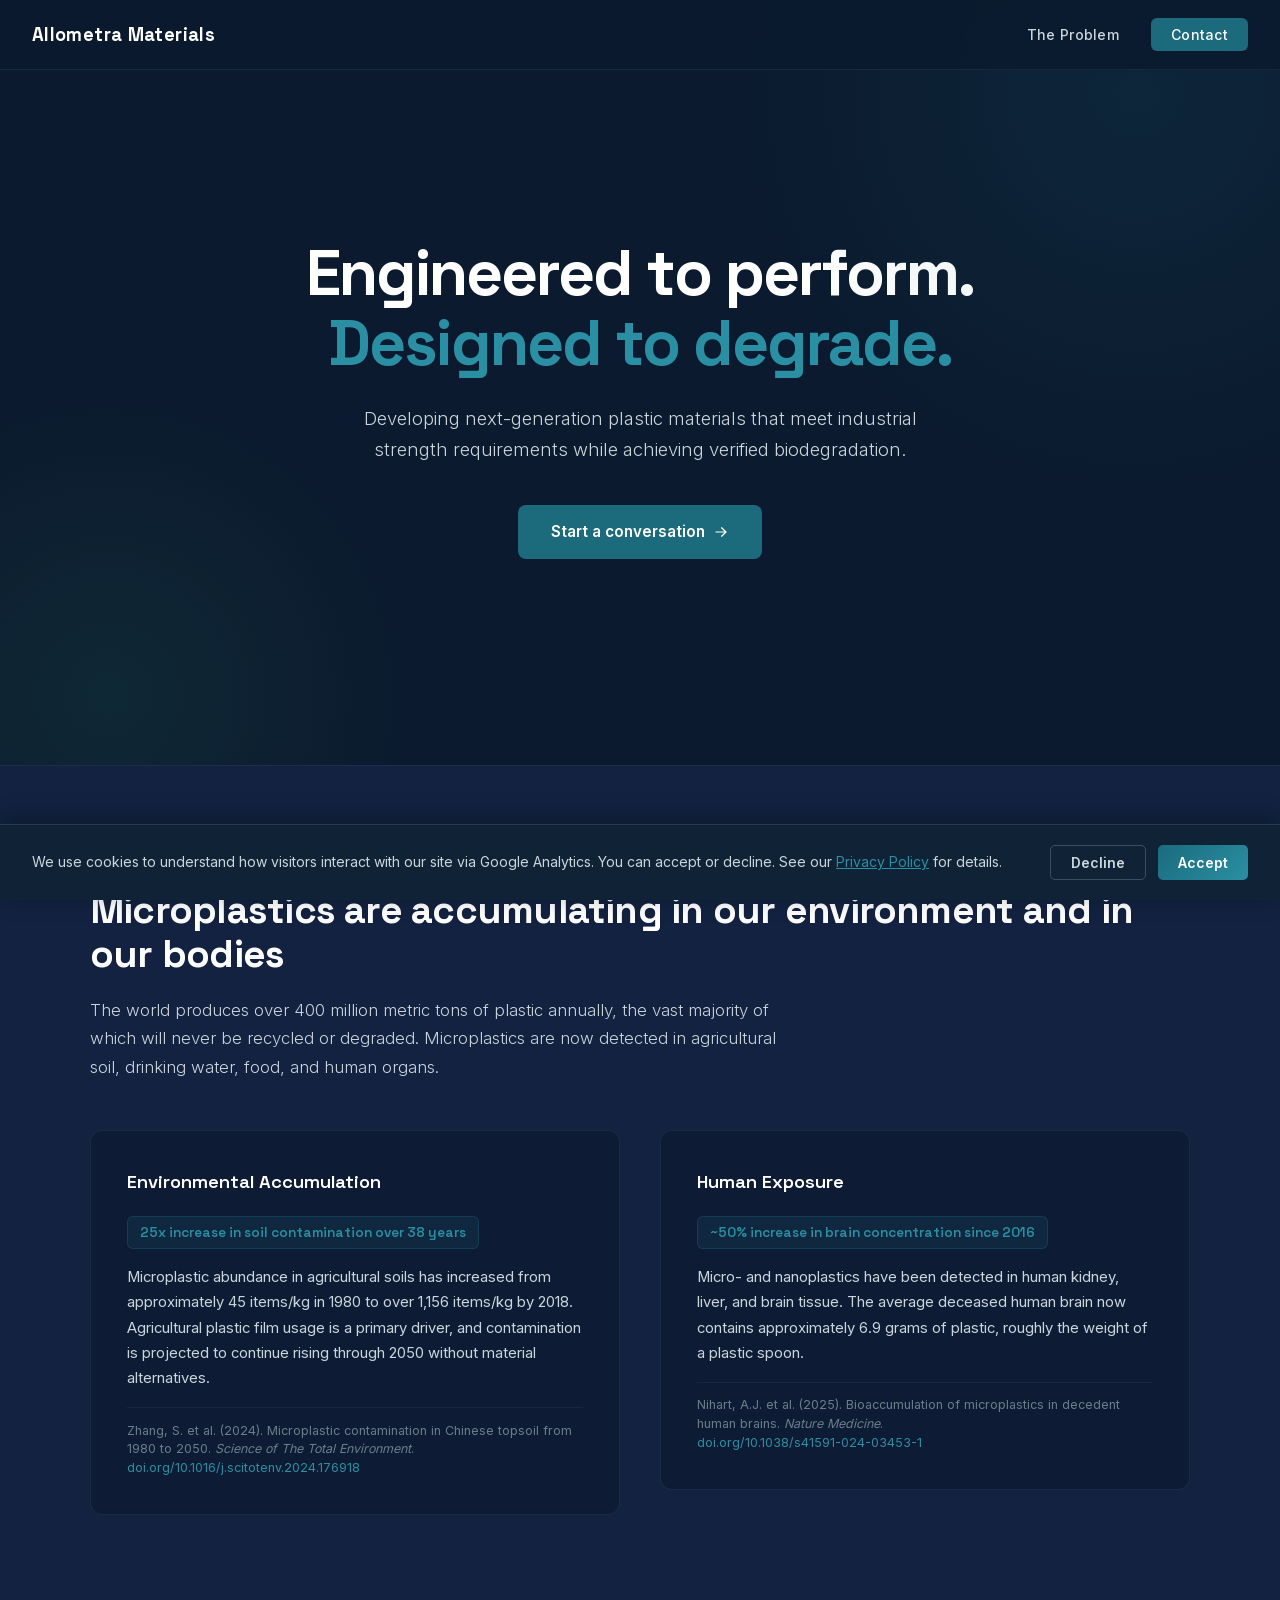
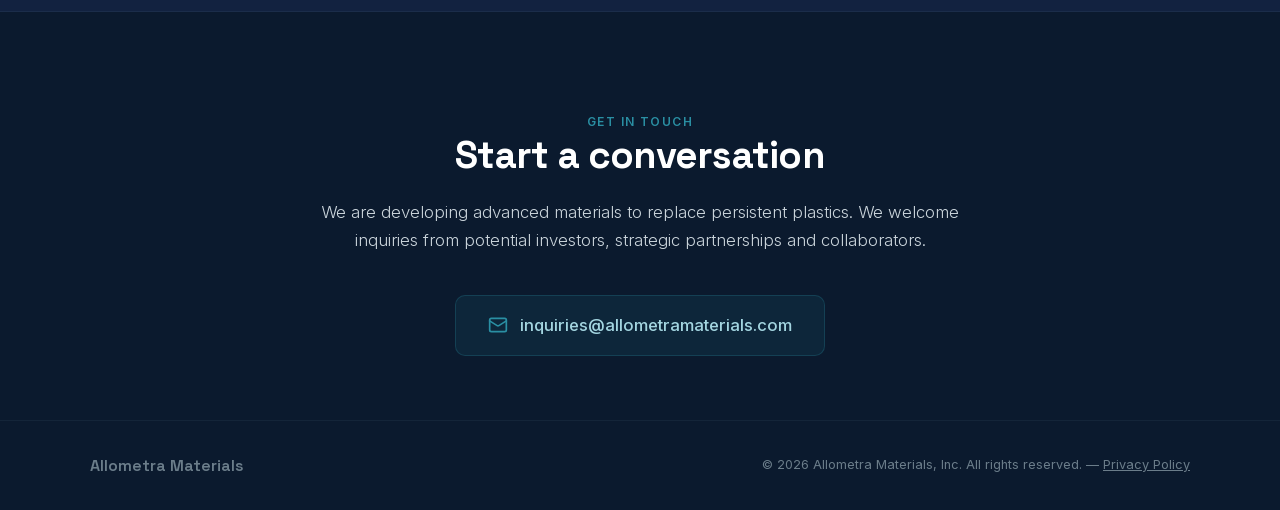
<file: index.html>
<!DOCTYPE html>
<html lang="en">
    
<head>
    <meta charset="UTF-8">
    <meta name="viewport" content="width=device-width, initial-scale=1.0">
    <title>Allometra Materials — Eliminating Microplastic Pollution</title>
    <meta name="description" content="Allometra Materials is building the next generation of performance plastics that excel during use and degrade for the planet.">
    <link rel="stylesheet" href="/fonts/fonts.css">
    <meta http-equiv="Content-Security-Policy" content="default-src 'self'; script-src 'self' 'unsafe-inline' https://www.googletagmanager.com; style-src 'self' 'unsafe-inline'; font-src 'self'; img-src 'self' data: https://*.google-analytics.com https://*.googletagmanager.com; connect-src 'self' https://*.google-analytics.com https://*.analytics.google.com https://*.googletagmanager.com; object-src 'none'; base-uri 'self'; form-action 'self'; upgrade-insecure-requests">
    <meta name="referrer" content="strict-origin-when-cross-origin">
    <link rel="canonical" href="https://allometramaterials.com/">
    <link rel="icon" href="/favicon.ico" sizes="48x48">
    <link rel="icon" type="image/png" sizes="32x32" href="/favicon-32x32.png">
    <link rel="icon" type="image/png" sizes="16x16" href="/favicon-16x16.png">
    <link rel="apple-touch-icon" href="/apple-touch-icon.png">
    <!-- Open Graph / social preview -->
    <meta property="og:type" content="website">
    <meta property="og:site_name" content="Allometra Materials">
    <meta property="og:title" content="Allometra Materials — Eliminating Microplastic Pollution">
    <meta property="og:description" content="Next-generation performance plastics that excel during use and degrade for the planet.">
    <meta property="og:url" content="https://allometramaterials.com/">
    <meta property="og:image" content="https://allometramaterials.com/og-image.png">
    <meta property="og:image:width" content="1200">
    <meta property="og:image:height" content="630">
    <meta name="twitter:card" content="summary_large_image">
    <meta name="twitter:title" content="Allometra Materials — Eliminating Microplastic Pollution">
    <meta name="twitter:description" content="Next-generation performance plastics that excel during use and degrade for the planet.">
    <meta name="twitter:image" content="https://allometramaterials.com/og-image.png">
    <style>
        :root {
            --navy: #0B1A2E;
            --navy-mid: #122240;
            --teal: #1B6B7D;
            --teal-light: #2A8FA3;
            --ice: #A3D5E0;
            --off-white: #F0F4F5;
            --white: #FFFFFF;
            --gray-300: #CBD5DC;
            --gray-500: #6B7D8A;
            --accent-green: #3ECF8E;
        }

        * {
            margin: 0;
            padding: 0;
            box-sizing: border-box;
        }

        html {
            scroll-behavior: smooth;
        }

        body {
            font-family: 'Inter', -apple-system, BlinkMacSystemFont, sans-serif;
            background: var(--navy);
            color: var(--off-white);
            line-height: 1.6;
            overflow-x: hidden;
        }

        /* NAV */
        nav {
            position: fixed;
            top: 0;
            left: 0;
            right: 0;
            z-index: 100;
            padding: 1.25rem 2rem;
            display: flex;
            justify-content: space-between;
            align-items: center;
            background: rgba(11, 26, 46, 0.85);
            backdrop-filter: blur(16px);
            -webkit-backdrop-filter: blur(16px);
            border-bottom: 1px solid rgba(163, 213, 224, 0.08);
        }

        .nav-logo {
            font-family: 'Space Grotesk', sans-serif;
            font-weight: 700;
            font-size: 1.15rem;
            color: var(--white);
            letter-spacing: 0.02em;
        }

        .nav-links {
            display: flex;
            gap: 2rem;
            list-style: none;
            align-items: center;
        }

        .nav-links a {
            color: var(--gray-300);
            text-decoration: none;
            font-size: 0.875rem;
            font-weight: 500;
            letter-spacing: 0.02em;
            transition: color 0.2s;
        }

        .nav-links a:hover {
            color: var(--white);
        }

        .nav-contact-btn {
            background: var(--teal);
            color: var(--white) !important;
            padding: 0.5rem 1.25rem;
            border-radius: 6px;
            font-size: 0.875rem;
            font-weight: 600;
            transition: background 0.2s;
        }

        .nav-contact-btn:hover {
            background: var(--teal-light);
        }

        /* HAMBURGER */
        .hamburger {
            display: none;
            flex-direction: column;
            cursor: pointer;
            gap: 5px;
        }
        .hamburger span {
            width: 24px;
            height: 2px;
            background: var(--white);
            border-radius: 2px;
            transition: 0.3s;
        }

        /* HERO */
        .hero {
            min-height: 85vh;
            display: flex;
            flex-direction: column;
            justify-content: center;
            align-items: center;
            text-align: center;
            padding: 8rem 2rem 6rem;
            position: relative;
            overflow: hidden;
        }

        .hero::before {
            content: '';
            position: absolute;
            top: -40%;
            right: -20%;
            width: 800px;
            height: 800px;
            background: radial-gradient(circle, rgba(27, 107, 125, 0.15) 0%, transparent 70%);
            border-radius: 50%;
            pointer-events: none;
        }

        .hero::after {
            content: '';
            position: absolute;
            bottom: -30%;
            left: -15%;
            width: 600px;
            height: 600px;
            background: radial-gradient(circle, rgba(62, 207, 142, 0.08) 0%, transparent 70%);
            border-radius: 50%;
            pointer-events: none;
        }

        .hero-tag {
            display: inline-flex;
            align-items: center;
            gap: 0.5rem;
            background: rgba(27, 107, 125, 0.2);
            border: 1px solid rgba(42, 143, 163, 0.3);
            padding: 0.4rem 1rem;
            border-radius: 100px;
            font-size: 0.8rem;
            font-weight: 500;
            color: var(--ice);
            letter-spacing: 0.05em;
            text-transform: uppercase;
            margin-bottom: 2rem;
        }

        .hero-tag .dot {
            width: 6px;
            height: 6px;
            background: var(--accent-green);
            border-radius: 50%;
            animation: pulse 2s ease-in-out infinite;
        }

        @keyframes pulse {
            0%, 100% { opacity: 1; }
            50% { opacity: 0.4; }
        }

        .hero h1 {
            font-family: 'Space Grotesk', sans-serif;
            font-size: clamp(2.5rem, 5vw, 4rem);
            font-weight: 700;
            line-height: 1.1;
            letter-spacing: -0.03em;
            max-width: 860px;
            margin-bottom: 1.5rem;
            color: var(--white);
        }

        .hero h1 em {
            font-style: normal;
            color: var(--teal-light);
        }

        .hero-sub {
            font-size: 1.15rem;
            color: var(--gray-300);
            max-width: 600px;
            line-height: 1.7;
            margin-bottom: 2.5rem;
            font-weight: 300;
        }

        .hero-cta {
            display: inline-flex;
            align-items: center;
            gap: 0.5rem;
            background: var(--teal);
            color: var(--white);
            padding: 0.85rem 2rem;
            border-radius: 8px;
            text-decoration: none;
            font-weight: 600;
            font-size: 0.95rem;
            transition: all 0.2s;
            border: 1px solid transparent;
        }

        .hero-cta:hover {
            background: var(--teal-light);
            transform: translateY(-1px);
        }

        .hero-cta svg {
            width: 16px;
            height: 16px;
            transition: transform 0.2s;
        }

        .hero-cta:hover svg {
            transform: translateX(3px);
        }

        /* SECTION SHARED */
        section {
            padding: 6rem 2rem;
        }

        .container {
            max-width: 1100px;
            margin: 0 auto;
        }

        .section-label {
            font-size: 0.75rem;
            font-weight: 600;
            letter-spacing: 0.12em;
            text-transform: uppercase;
            color: var(--teal-light);
            margin-bottom: 1rem;
        }

        .section-title {
            font-family: 'Space Grotesk', sans-serif;
            font-size: clamp(1.75rem, 3vw, 2.5rem);
            font-weight: 700;
            color: var(--white);
            letter-spacing: -0.02em;
            margin-bottom: 1.25rem;
            line-height: 1.15;
        }

        .section-desc {
            color: var(--gray-300);
            font-size: 1.05rem;
            max-width: 700px;
            line-height: 1.7;
            font-weight: 300;
        }

        /* PROBLEM */
        .problem {
            background: var(--navy-mid);
            border-top: 1px solid rgba(163, 213, 224, 0.06);
            border-bottom: 1px solid rgba(163, 213, 224, 0.06);
        }

        .problem-grid {
            display: grid;
            grid-template-columns: 1fr 1fr;
            gap: 2.5rem;
            margin-top: 3rem;
            align-items: start;
        }

        .problem-card {
            padding: 2.25rem;
            background: rgba(11, 26, 46, 0.6);
            border: 1px solid rgba(163, 213, 224, 0.08);
            border-radius: 12px;
            transition: border-color 0.3s;
        }

        .problem-card:hover {
            border-color: rgba(42, 143, 163, 0.3);
        }

        .problem-card h3 {
            font-family: 'Space Grotesk', sans-serif;
            font-size: 1.15rem;
            font-weight: 600;
            color: var(--white);
            margin-bottom: 0.75rem;
        }

        .problem-card p {
            font-size: 0.925rem;
            color: var(--gray-300);
            line-height: 1.7;
        }

        .problem-card .reference {
            margin-top: 1rem;
            padding-top: 0.85rem;
            border-top: 1px solid rgba(163, 213, 224, 0.06);
            font-size: 0.78rem;
            color: var(--gray-500);
            line-height: 1.5;
        }

        .problem-card .reference a {
            color: var(--teal-light);
            text-decoration: none;
            transition: color 0.2s;
        }

        .problem-card .reference a:hover {
            color: var(--ice);
            text-decoration: underline;
        }

        .problem-card .stat-highlight {
            display: inline-block;
            background: rgba(27, 107, 125, 0.15);
            border: 1px solid rgba(42, 143, 163, 0.2);
            padding: 0.3rem 0.75rem;
            border-radius: 6px;
            font-family: 'Space Grotesk', sans-serif;
            font-weight: 600;
            color: var(--teal-light);
            font-size: 0.85rem;
            margin-top: 0.5rem;
            margin-bottom: 1rem;
        }

        /* CONTACT */
        .contact {
            text-align: center;
            padding: 6rem 2rem 4rem;
        }

        .contact .section-desc {
            margin: 0 auto 2.5rem;
        }

        .contact-email {
            display: inline-flex;
            align-items: center;
            gap: 0.75rem;
            background: rgba(27, 107, 125, 0.15);
            border: 1px solid rgba(42, 143, 163, 0.25);
            padding: 1rem 2rem;
            border-radius: 10px;
            text-decoration: none;
            color: var(--ice);
            font-size: 1.05rem;
            font-weight: 500;
            transition: all 0.2s;
        }

        .contact-email:hover {
            background: rgba(27, 107, 125, 0.25);
            border-color: var(--teal-light);
            color: var(--white);
        }

        .contact-email svg {
            width: 20px;
            height: 20px;
            color: var(--teal-light);
        }

        /* FOOTER */
        footer {
            border-top: 1px solid rgba(163, 213, 224, 0.06);
            padding: 2rem;
            text-align: center;
        }

        .footer-inner {
            max-width: 1100px;
            margin: 0 auto;
            display: flex;
            justify-content: space-between;
            align-items: center;
        }

        .footer-logo {
            font-family: 'Space Grotesk', sans-serif;
            font-weight: 600;
            font-size: 1rem;
            color: var(--gray-500);
        }

        .footer-copy {
            font-size: 0.8rem;
            color: var(--gray-500);
        }

        /* MOBILE */
        @media (max-width: 768px) {
            .hamburger {
                display: flex;
            }

            .nav-links {
                display: none;
                position: absolute;
                top: 100%;
                left: 0;
                right: 0;
                flex-direction: column;
                background: var(--navy);
                padding: 1.5rem 2rem;
                border-bottom: 1px solid rgba(163, 213, 224, 0.08);
                gap: 1rem;
            }

            .nav-links.active {
                display: flex;
            }

            .hero {
                padding: 7rem 1.5rem 4rem;
            }

            .problem-grid {
                grid-template-columns: 1fr;
            }

            .footer-inner {
                flex-direction: column;
                gap: 0.75rem;
            }
        }
    </style>

    <!-- Google Consent Mode v2 (GDPR compliant) -->
    <script>
        window.dataLayer = window.dataLayer || [];
        function gtag(){dataLayer.push(arguments);}

        // Default: deny all consent (required for EEA/GDPR compliance)
        gtag('consent', 'default', {
            'ad_storage':              'denied',
            'ad_user_data':            'denied',
            'ad_personalization':      'denied',
            'analytics_storage':       'denied',
            'wait_for_update':         500
        });
    </script>

    <!-- Google tag (gtag.js) -->
    <script async src="https://www.googletagmanager.com/gtag/js?id=G-E58NT3LMFN"></script>
    <script>
        gtag('js', new Date());
        gtag('config', 'G-E58NT3LMFN');
    </script>
</head>
<body>

<!-- NAV -->
<nav>
    <div class="nav-logo">Allometra Materials</div>
    <div class="hamburger" onclick="document.querySelector('.nav-links').classList.toggle('active')">
        <span></span><span></span><span></span>
    </div>
    <ul class="nav-links">
        <li><a href="#problem">The Problem</a></li>
        <li><a href="#contact" class="nav-contact-btn">Contact</a></li>
    </ul>
</nav>

<!-- HERO -->
<section class="hero">
    <h1>Engineered to perform. <em>Designed to degrade.</em></h1>
    <p class="hero-sub">Developing next-generation plastic materials that meet industrial strength requirements while achieving verified biodegradation.</p>
    <a href="#contact" class="hero-cta">
        Start a conversation
        <svg xmlns="http://www.w3.org/2000/svg" viewBox="0 0 20 20" fill="currentColor"><path fill-rule="evenodd" d="M3 10a.75.75 0 01.75-.75h10.638L10.23 5.29a.75.75 0 111.04-1.08l5.5 5.25a.75.75 0 010 1.08l-5.5 5.25a.75.75 0 11-1.04-1.08l4.158-3.96H3.75A.75.75 0 013 10z" clip-rule="evenodd"/></svg>
    </a>
</section>

<!-- PROBLEM -->
<section class="problem" id="problem">
    <div class="container">
        <span class="section-label">The Problem</span>
        <h2 class="section-title">Microplastics are accumulating in our environment and in our bodies</h2>
        <p class="section-desc">The world produces over 400 million metric tons of plastic annually, the vast majority of which will never be recycled or degraded. Microplastics are now detected in agricultural soil, drinking water, food, and human organs.</p>

        <div class="problem-grid">
            <div class="problem-card">
                <h3>Environmental Accumulation</h3>
                <span class="stat-highlight">25x increase in soil contamination over 38 years</span>
                <p>Microplastic abundance in agricultural soils has increased from approximately 45 items/kg in 1980 to over 1,156 items/kg by 2018. Agricultural plastic film usage is a primary driver, and contamination is projected to continue rising through 2050 without material alternatives.</p>
                <div class="reference">
                    Zhang, S. et al. (2024). Microplastic contamination in Chinese topsoil from 1980 to 2050. <em>Science of The Total Environment</em>.<br>
                    <a href="https://doi.org/10.1016/j.scitotenv.2024.176918" target="_blank" rel="noopener">doi.org/10.1016/j.scitotenv.2024.176918</a>
                </div>
            </div>
            <div class="problem-card">
                <h3>Human Exposure</h3>
                <span class="stat-highlight">~50% increase in brain concentration since 2016</span>
                <p>Micro- and nanoplastics have been detected in human kidney, liver, and brain tissue. The average deceased human brain now contains approximately 6.9 grams of plastic, roughly the weight of a plastic spoon.</p>
                <div class="reference">
                    Nihart, A.J. et al. (2025). Bioaccumulation of microplastics in decedent human brains. <em>Nature Medicine</em>.<br>
                    <a href="https://doi.org/10.1038/s41591-024-03453-1" target="_blank" rel="noopener">doi.org/10.1038/s41591-024-03453-1</a>
                </div>
            </div>
        </div>
    </div>
</section>

<!-- CONTACT -->
<section class="contact" id="contact">
    <div class="container">
        <span class="section-label">Get in Touch</span>
        <h2 class="section-title">Start a conversation</h2>
        <p class="section-desc">We are developing advanced materials to replace persistent plastics. We welcome inquiries from potential investors, strategic partnerships and collaborators.</p>
        <a href="mailto:inquiries@allometramaterials.com" class="contact-email">
            <svg xmlns="http://www.w3.org/2000/svg" viewBox="0 0 24 24" fill="none" stroke="currentColor" stroke-width="2" stroke-linecap="round" stroke-linejoin="round"><rect width="20" height="16" x="2" y="4" rx="2"/><path d="m22 7-8.97 5.7a1.94 1.94 0 01-2.06 0L2 7"/></svg>
            inquiries@allometramaterials.com
        </a>
    </div>
</section>

<!-- COOKIE CONSENT BANNER -->
<style>
    #cookie-banner {
        display: none;
        position: fixed;
        bottom: 0;
        left: 0;
        right: 0;
        z-index: 9999;
        background: #0f2236;
        border-top: 1px solid rgba(163, 213, 224, 0.15);
        padding: 1.25rem 2rem;
        align-items: center;
        justify-content: space-between;
        gap: 1.5rem;
        flex-wrap: wrap;
        font-family: 'Inter', sans-serif;
        font-size: 0.875rem;
        color: #CBD5DC;
        box-shadow: 0 -4px 24px rgba(0,0,0,0.3);
    }
    #cookie-banner.hidden { display: none !important; }
    #cookie-banner p { margin: 0; flex: 1; min-width: 200px; }
    #cookie-banner a { color: #2A8FA3; text-decoration: underline; }
    .cookie-btns { display: flex; gap: 0.75rem; flex-shrink: 0; }
    .cookie-btn {
        padding: 0.5rem 1.25rem;
        border-radius: 5px;
        border: none;
        cursor: pointer;
        font-size: 0.875rem;
        font-weight: 600;
        font-family: 'Inter', sans-serif;
        transition: opacity 0.2s;
    }
    .cookie-btn:hover { opacity: 0.85; }
    .cookie-accept { background: linear-gradient(135deg, #1B6B7D, #2A8FA3); color: #fff; }
    .cookie-decline { background: transparent; color: #CBD5DC; border: 1px solid rgba(163,213,224,0.25); }
</style>

<div id="cookie-banner" role="dialog" aria-label="Cookie consent">
    <p>
        We use cookies to understand how visitors interact with our site via Google Analytics.
        You can accept or decline. See our
        <a href="/privacy.html">Privacy Policy</a> for details.
    </p>
    <div class="cookie-btns">
        <button class="cookie-btn cookie-decline" onclick="cookieConsent(false)">Decline</button>
        <button class="cookie-btn cookie-accept" onclick="cookieConsent(true)">Accept</button>
    </div>
</div>

<script>
    (function() {
        var consent = localStorage.getItem('cookie_consent');
        if (consent === null) {
            document.getElementById('cookie-banner').style.display = 'flex';
        } else if (consent === 'true') {
            grantConsent();
        }
    })();

    function cookieConsent(accepted) {
        localStorage.setItem('cookie_consent', accepted);
        document.getElementById('cookie-banner').classList.add('hidden');
        if (accepted) grantConsent();
    }

    function grantConsent() {
        gtag('consent', 'update', {
            'analytics_storage': 'granted'
        });
    }
</script>

<!-- FOOTER -->
<footer>
    <div class="footer-inner">
        <div class="footer-logo">Allometra Materials</div>
        <div class="footer-copy">&copy; 2026 Allometra Materials, Inc. All rights reserved. &mdash; <a href="/privacy.html" style="color: var(--gray-500);">Privacy Policy</a></div>
    </div>
</footer>

</body>
</html>
</file>
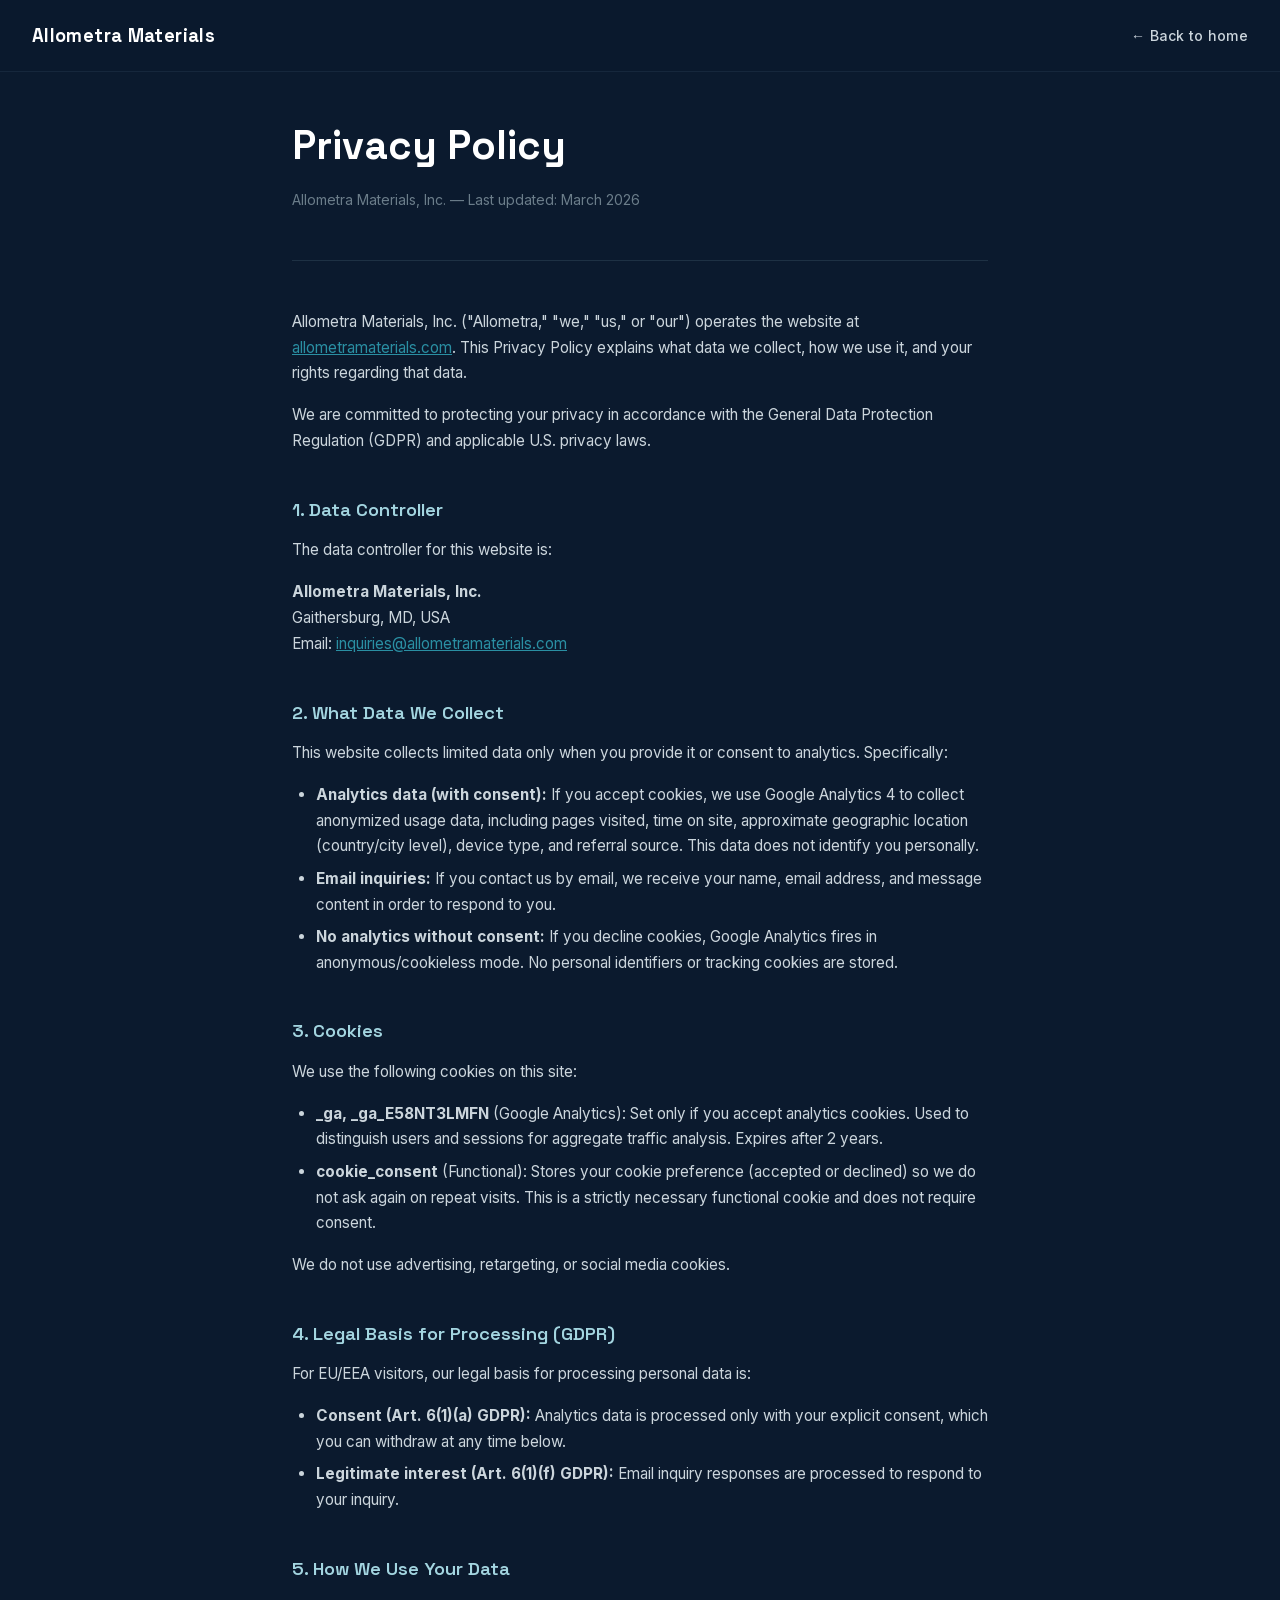
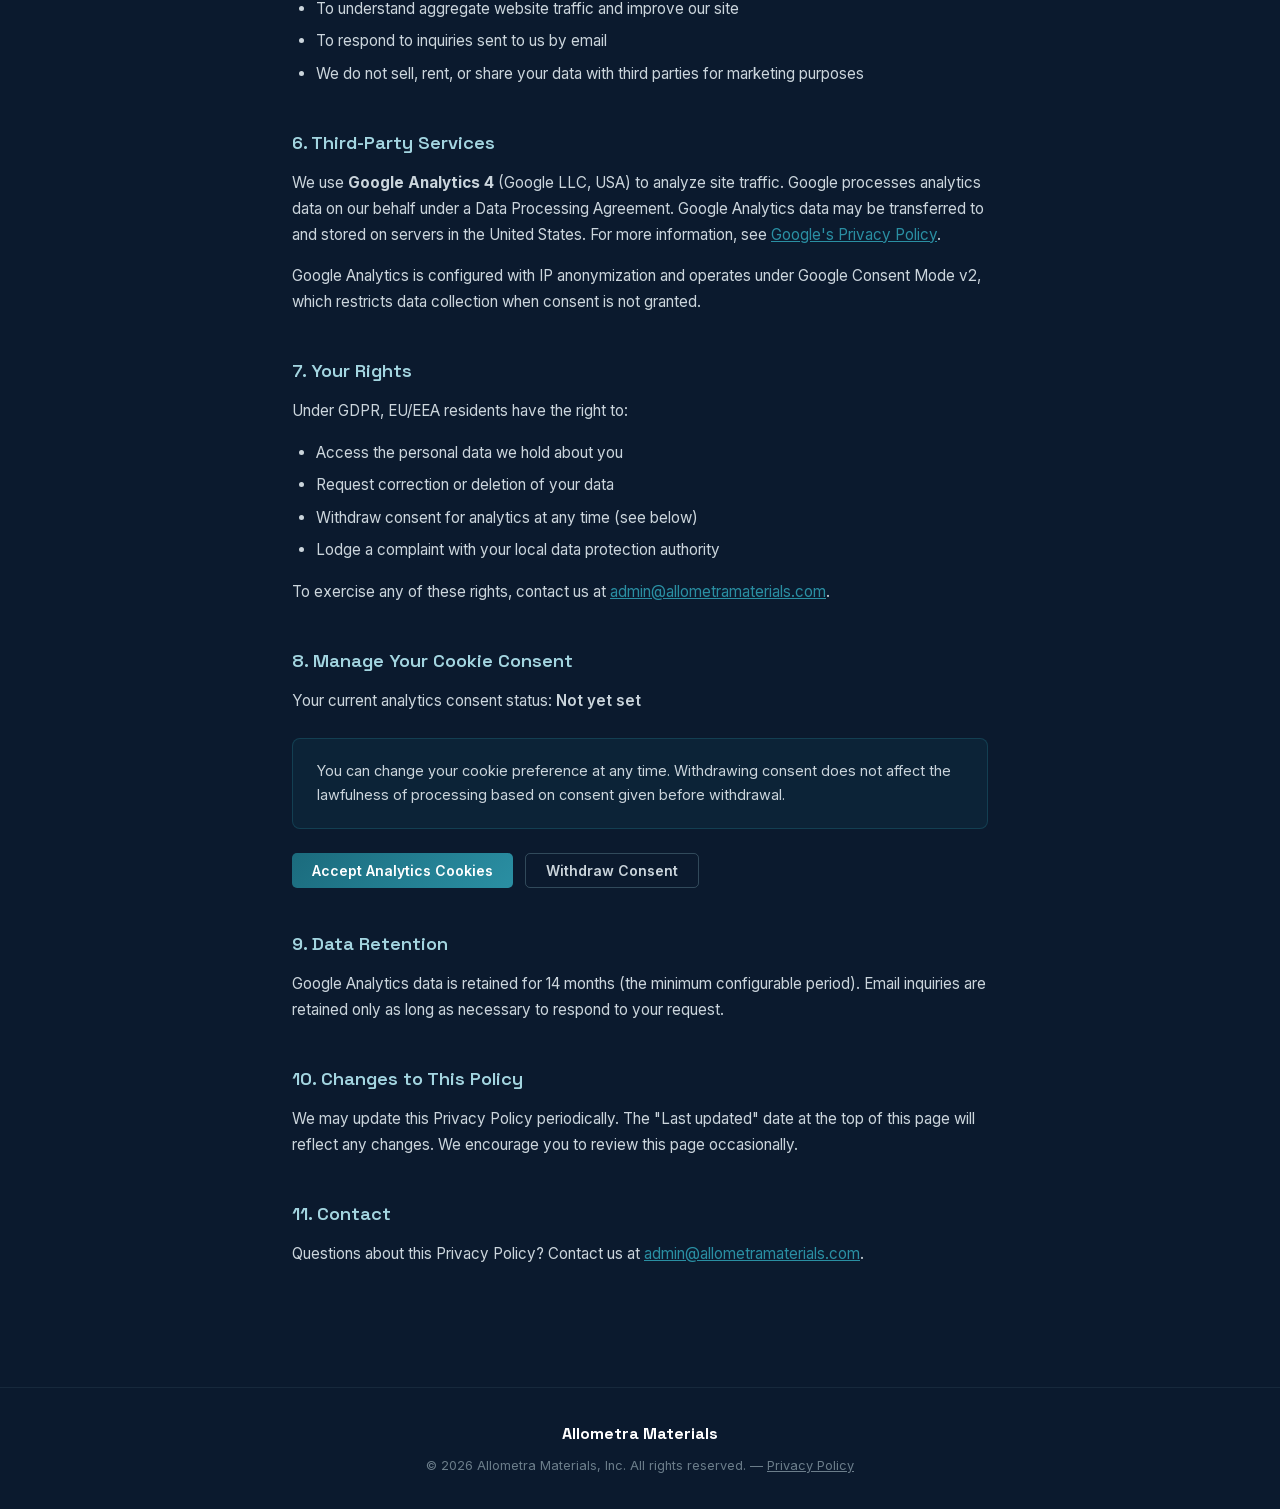
<file: privacy.html>
<!DOCTYPE html>
<html lang="en">
<head>
    <meta charset="UTF-8">
    <meta name="viewport" content="width=device-width, initial-scale=1.0">
    <title>Privacy Policy | Allometra Materials</title>
    <meta name="description" content="Privacy Policy for Allometra Materials, Inc.">
    <link rel="stylesheet" href="/fonts/fonts.css">
    <meta http-equiv="Content-Security-Policy" content="default-src 'self'; script-src 'self' 'unsafe-inline' https://www.googletagmanager.com; style-src 'self' 'unsafe-inline'; font-src 'self'; img-src 'self' data: https://*.google-analytics.com https://*.googletagmanager.com; connect-src 'self' https://*.google-analytics.com https://*.analytics.google.com https://*.googletagmanager.com; object-src 'none'; base-uri 'self'; form-action 'self'; upgrade-insecure-requests">
    <meta name="referrer" content="strict-origin-when-cross-origin">
    <link rel="canonical" href="https://allometramaterials.com/privacy.html">
    <link rel="icon" href="/favicon.ico" sizes="48x48">
    <link rel="icon" type="image/png" sizes="32x32" href="/favicon-32x32.png">
    <link rel="icon" type="image/png" sizes="16x16" href="/favicon-16x16.png">
    <link rel="apple-touch-icon" href="/apple-touch-icon.png">
    <style>
        :root {
            --navy: #0B1A2E;
            --navy-mid: #122240;
            --teal: #1B6B7D;
            --teal-light: #2A8FA3;
            --ice: #A3D5E0;
            --off-white: #F0F4F5;
            --white: #FFFFFF;
            --gray-300: #CBD5DC;
            --gray-500: #6B7D8A;
            --accent-green: #3ECF8E;
        }

        * { margin: 0; padding: 0; box-sizing: border-box; }

        html { scroll-behavior: smooth; }

        body {
            font-family: 'Inter', -apple-system, BlinkMacSystemFont, sans-serif;
            background: var(--navy);
            color: var(--off-white);
            line-height: 1.7;
            overflow-x: hidden;
        }

        /* NAV */
        nav {
            position: fixed;
            top: 0; left: 0; right: 0;
            z-index: 100;
            padding: 1.25rem 2rem;
            display: flex;
            justify-content: space-between;
            align-items: center;
            background: rgba(11, 26, 46, 0.92);
            backdrop-filter: blur(16px);
            -webkit-backdrop-filter: blur(16px);
            border-bottom: 1px solid rgba(163, 213, 224, 0.08);
        }

        .nav-logo {
            font-family: 'Space Grotesk', sans-serif;
            font-weight: 700;
            font-size: 1.15rem;
            color: var(--white);
            letter-spacing: 0.02em;
            text-decoration: none;
        }

        .nav-back {
            color: var(--gray-300);
            text-decoration: none;
            font-size: 0.875rem;
            font-weight: 500;
            letter-spacing: 0.02em;
            display: flex;
            align-items: center;
            gap: 0.4rem;
            transition: color 0.2s;
        }

        .nav-back:hover { color: var(--ice); }

        /* CONTENT */
        .page-wrap {
            max-width: 760px;
            margin: 0 auto;
            padding: 7rem 2rem 5rem;
        }

        .page-header {
            margin-bottom: 3rem;
            padding-bottom: 2rem;
            border-bottom: 1px solid rgba(163, 213, 224, 0.12);
        }

        .page-header h1 {
            font-family: 'Space Grotesk', sans-serif;
            font-size: clamp(1.75rem, 4vw, 2.5rem);
            font-weight: 700;
            color: var(--white);
            margin-bottom: 0.5rem;
        }

        .page-header .meta {
            font-size: 0.875rem;
            color: var(--gray-500);
        }

        section {
            margin-bottom: 2.5rem;
        }

        h2 {
            font-family: 'Space Grotesk', sans-serif;
            font-size: 1.15rem;
            font-weight: 600;
            color: var(--ice);
            margin-bottom: 0.75rem;
            margin-top: 2rem;
        }

        p {
            color: var(--gray-300);
            margin-bottom: 1rem;
            font-size: 0.95rem;
        }

        ul {
            color: var(--gray-300);
            font-size: 0.95rem;
            padding-left: 1.5rem;
            margin-bottom: 1rem;
        }

        ul li { margin-bottom: 0.4rem; }

        a { color: var(--teal-light); text-decoration: underline; }
        a:hover { color: var(--ice); }

        .highlight-box {
            background: rgba(27, 107, 125, 0.12);
            border: 1px solid rgba(42, 143, 163, 0.25);
            border-radius: 8px;
            padding: 1.25rem 1.5rem;
            margin: 1.5rem 0;
        }

        .highlight-box p { margin: 0; font-size: 0.9rem; }

        .consent-controls {
            display: flex;
            gap: 0.75rem;
            margin-top: 1rem;
            flex-wrap: wrap;
        }

        .btn {
            padding: 0.5rem 1.25rem;
            border-radius: 5px;
            border: none;
            cursor: pointer;
            font-size: 0.875rem;
            font-weight: 600;
            font-family: 'Inter', sans-serif;
            transition: opacity 0.2s;
            text-decoration: none;
        }

        .btn:hover { opacity: 0.85; }
        .btn-primary { background: linear-gradient(135deg, var(--teal), var(--teal-light)); color: var(--white); }
        .btn-secondary { background: transparent; color: var(--gray-300); border: 1px solid rgba(163,213,224,0.25); }

        /* FOOTER */
        footer {
            border-top: 1px solid rgba(163, 213, 224, 0.08);
            padding: 2rem;
            text-align: center;
        }

        .footer-inner { max-width: 760px; margin: 0 auto; }
        .footer-logo {
            font-family: 'Space Grotesk', sans-serif;
            font-weight: 700;
            font-size: 1rem;
            color: var(--white);
            margin-bottom: 0.5rem;
        }
        .footer-copy { font-size: 0.8rem; color: var(--gray-500); }

        #consent-status {
            font-weight: 600;
            color: var(--accent-green);
        }
    </style>
</head>
<body>

<nav>
    <a href="/" class="nav-logo">Allometra Materials</a>
    <a href="/" class="nav-back">&#8592; Back to home</a>
</nav>

<div class="page-wrap">

    <div class="page-header">
        <h1>Privacy Policy</h1>
        <p class="meta">Allometra Materials, Inc. &mdash; Last updated: March 2026</p>
    </div>

    <section>
        <p>Allometra Materials, Inc. ("Allometra," "we," "us," or "our") operates the website at <a href="https://allometramaterials.com">allometramaterials.com</a>. This Privacy Policy explains what data we collect, how we use it, and your rights regarding that data.</p>
        <p>We are committed to protecting your privacy in accordance with the General Data Protection Regulation (GDPR) and applicable U.S. privacy laws.</p>
    </section>

    <section>
        <h2>1. Data Controller</h2>
        <p>The data controller for this website is:</p>
        <p>
            <strong>Allometra Materials, Inc.</strong><br>
            Gaithersburg, MD, USA<br>
            Email: <a href="mailto: inquiries@allometramaterials.com">inquiries@allometramaterials.com</a>
        </p>
    </section>

    <section>
        <h2>2. What Data We Collect</h2>
        <p>This website collects limited data only when you provide it or consent to analytics. Specifically:</p>
        <ul>
            <li><strong>Analytics data (with consent):</strong> If you accept cookies, we use Google Analytics 4 to collect anonymized usage data, including pages visited, time on site, approximate geographic location (country/city level), device type, and referral source. This data does not identify you personally.</li>
            <li><strong>Email inquiries:</strong> If you contact us by email, we receive your name, email address, and message content in order to respond to you.</li>
            <li><strong>No analytics without consent:</strong> If you decline cookies, Google Analytics fires in anonymous/cookieless mode. No personal identifiers or tracking cookies are stored.</li>
        </ul>
    </section>

    <section>
        <h2>3. Cookies</h2>
        <p>We use the following cookies on this site:</p>
        <ul>
            <li><strong>_ga, _ga_E58NT3LMFN</strong> (Google Analytics): Set only if you accept analytics cookies. Used to distinguish users and sessions for aggregate traffic analysis. Expires after 2 years.</li>
            <li><strong>cookie_consent</strong> (Functional): Stores your cookie preference (accepted or declined) so we do not ask again on repeat visits. This is a strictly necessary functional cookie and does not require consent.</li>
        </ul>
        <p>We do not use advertising, retargeting, or social media cookies.</p>
    </section>

    <section>
        <h2>4. Legal Basis for Processing (GDPR)</h2>
        <p>For EU/EEA visitors, our legal basis for processing personal data is:</p>
        <ul>
            <li><strong>Consent (Art. 6(1)(a) GDPR):</strong> Analytics data is processed only with your explicit consent, which you can withdraw at any time below.</li>
            <li><strong>Legitimate interest (Art. 6(1)(f) GDPR):</strong> Email inquiry responses are processed to respond to your inquiry.</li>
        </ul>
    </section>

    <section>
        <h2>5. How We Use Your Data</h2>
        <ul>
            <li>To understand aggregate website traffic and improve our site</li>
            <li>To respond to inquiries sent to us by email</li>
            <li>We do not sell, rent, or share your data with third parties for marketing purposes</li>
        </ul>
    </section>

    <section>
        <h2>6. Third-Party Services</h2>
        <p>We use <strong>Google Analytics 4</strong> (Google LLC, USA) to analyze site traffic. Google processes analytics data on our behalf under a Data Processing Agreement. Google Analytics data may be transferred to and stored on servers in the United States. For more information, see <a href="https://policies.google.com/privacy" target="_blank" rel="noopener">Google's Privacy Policy</a>.</p>
        <p>Google Analytics is configured with IP anonymization and operates under Google Consent Mode v2, which restricts data collection when consent is not granted.</p>
    </section>

    <section>
        <h2>7. Your Rights</h2>
        <p>Under GDPR, EU/EEA residents have the right to:</p>
        <ul>
            <li>Access the personal data we hold about you</li>
            <li>Request correction or deletion of your data</li>
            <li>Withdraw consent for analytics at any time (see below)</li>
            <li>Lodge a complaint with your local data protection authority</li>
        </ul>
        <p>To exercise any of these rights, contact us at <a href="mailto:admin@allometramaterials.com">admin@allometramaterials.com</a>.</p>
    </section>

    <section>
        <h2>8. Manage Your Cookie Consent</h2>
        <p>Your current analytics consent status: <span id="consent-status">Loading...</span></p>

        <div class="highlight-box">
            <p>You can change your cookie preference at any time. Withdrawing consent does not affect the lawfulness of processing based on consent given before withdrawal.</p>
        </div>

        <div class="consent-controls">
            <button class="btn btn-primary" onclick="updateConsent(true)">Accept Analytics Cookies</button>
            <button class="btn btn-secondary" onclick="updateConsent(false)">Withdraw Consent</button>
        </div>
    </section>

    <section>
        <h2>9. Data Retention</h2>
        <p>Google Analytics data is retained for 14 months (the minimum configurable period). Email inquiries are retained only as long as necessary to respond to your request.</p>
    </section>

    <section>
        <h2>10. Changes to This Policy</h2>
        <p>We may update this Privacy Policy periodically. The "Last updated" date at the top of this page will reflect any changes. We encourage you to review this page occasionally.</p>
    </section>

    <section>
        <h2>11. Contact</h2>
        <p>Questions about this Privacy Policy? Contact us at <a href="mailto:admin@allometramaterials.com">admin@allometramaterials.com</a>.</p>
    </section>

</div>

<footer>
    <div class="footer-inner">
        <div class="footer-logo">Allometra Materials</div>
        <div class="footer-copy">&copy; 2026 Allometra Materials, Inc. All rights reserved. &mdash; <a href="/privacy.html" style="color: var(--gray-500);">Privacy Policy</a></div>
    </div>
</footer>

<script>
    // Show current consent status
    (function() {
        var consent = localStorage.getItem('cookie_consent');
        var statusEl = document.getElementById('consent-status');
        if (consent === 'true') {
            statusEl.textContent = 'Accepted';
            statusEl.style.color = '#3ECF8E';
        } else if (consent === 'false') {
            statusEl.textContent = 'Declined';
            statusEl.style.color = '#CBD5DC';
        } else {
            statusEl.textContent = 'Not yet set';
            statusEl.style.color = '#CBD5DC';
        }
    })();

    function updateConsent(accepted) {
        localStorage.setItem('cookie_consent', accepted);
        var statusEl = document.getElementById('consent-status');
        if (accepted) {
            statusEl.textContent = 'Accepted';
            statusEl.style.color = '#3ECF8E';
            if (typeof gtag !== 'undefined') {
                gtag('consent', 'update', { 'analytics_storage': 'granted' });
            }
        } else {
            statusEl.textContent = 'Declined';
            statusEl.style.color = '#CBD5DC';
            if (typeof gtag !== 'undefined') {
                gtag('consent', 'update', { 'analytics_storage': 'denied' });
            }
            // Clear GA cookies
            document.cookie.split(';').forEach(function(c) {
                if (c.trim().startsWith('_ga')) {
                    document.cookie = c.trim().split('=')[0] + '=;expires=Thu, 01 Jan 1970 00:00:00 GMT;path=/;domain=.' + location.hostname;
                }
            });
        }
    }
</script>

<!-- Google Consent Mode v2 -->
<script>
    window.dataLayer = window.dataLayer || [];
    function gtag(){dataLayer.push(arguments);}
    gtag('consent', 'default', {
        'ad_storage': 'denied',
        'ad_user_data': 'denied',
        'ad_personalization': 'denied',
        'analytics_storage': 'denied',
        'wait_for_update': 500
    });

    var consent = localStorage.getItem('cookie_consent');
    if (consent === 'true') {
        gtag('consent', 'update', { 'analytics_storage': 'granted' });
    }
</script>

<script async src="https://www.googletagmanager.com/gtag/js?id=G-E58NT3LMFN"></script>
<script>
    gtag('js', new Date());
    gtag('config', 'G-E58NT3LMFN');
</script>

</body>
</html>
</file>
<file: fonts/fonts.css>
@font-face {
  font-family: 'Inter';
  font-style: normal;
  font-weight: 300;
  font-display: swap;
  src: url('/fonts/inter-300.woff2') format('woff2');
  unicode-range: U+0000-00FF, U+0131, U+0152-0153, U+02BB-02BC, U+02C6, U+02DA, U+02DC, U+0304, U+0308, U+0329, U+2000-206F, U+20AC, U+2122, U+2191, U+2193, U+2212, U+2215, U+FEFF, U+FFFD;
}
@font-face {
  font-family: 'Inter';
  font-style: normal;
  font-weight: 400;
  font-display: swap;
  src: url('/fonts/inter-400.woff2') format('woff2');
  unicode-range: U+0000-00FF, U+0131, U+0152-0153, U+02BB-02BC, U+02C6, U+02DA, U+02DC, U+0304, U+0308, U+0329, U+2000-206F, U+20AC, U+2122, U+2191, U+2193, U+2212, U+2215, U+FEFF, U+FFFD;
}
@font-face {
  font-family: 'Inter';
  font-style: normal;
  font-weight: 500;
  font-display: swap;
  src: url('/fonts/inter-500.woff2') format('woff2');
  unicode-range: U+0000-00FF, U+0131, U+0152-0153, U+02BB-02BC, U+02C6, U+02DA, U+02DC, U+0304, U+0308, U+0329, U+2000-206F, U+20AC, U+2122, U+2191, U+2193, U+2212, U+2215, U+FEFF, U+FFFD;
}
@font-face {
  font-family: 'Inter';
  font-style: normal;
  font-weight: 600;
  font-display: swap;
  src: url('/fonts/inter-600.woff2') format('woff2');
  unicode-range: U+0000-00FF, U+0131, U+0152-0153, U+02BB-02BC, U+02C6, U+02DA, U+02DC, U+0304, U+0308, U+0329, U+2000-206F, U+20AC, U+2122, U+2191, U+2193, U+2212, U+2215, U+FEFF, U+FFFD;
}
@font-face {
  font-family: 'Inter';
  font-style: normal;
  font-weight: 700;
  font-display: swap;
  src: url('/fonts/inter-700.woff2') format('woff2');
  unicode-range: U+0000-00FF, U+0131, U+0152-0153, U+02BB-02BC, U+02C6, U+02DA, U+02DC, U+0304, U+0308, U+0329, U+2000-206F, U+20AC, U+2122, U+2191, U+2193, U+2212, U+2215, U+FEFF, U+FFFD;
}
@font-face {
  font-family: 'Space Grotesk';
  font-style: normal;
  font-weight: 400;
  font-display: swap;
  src: url('/fonts/space-grotesk-400.woff2') format('woff2');
  unicode-range: U+0000-00FF, U+0131, U+0152-0153, U+02BB-02BC, U+02C6, U+02DA, U+02DC, U+0304, U+0308, U+0329, U+2000-206F, U+20AC, U+2122, U+2191, U+2193, U+2212, U+2215, U+FEFF, U+FFFD;
}
@font-face {
  font-family: 'Space Grotesk';
  font-style: normal;
  font-weight: 500;
  font-display: swap;
  src: url('/fonts/space-grotesk-500.woff2') format('woff2');
  unicode-range: U+0000-00FF, U+0131, U+0152-0153, U+02BB-02BC, U+02C6, U+02DA, U+02DC, U+0304, U+0308, U+0329, U+2000-206F, U+20AC, U+2122, U+2191, U+2193, U+2212, U+2215, U+FEFF, U+FFFD;
}
@font-face {
  font-family: 'Space Grotesk';
  font-style: normal;
  font-weight: 600;
  font-display: swap;
  src: url('/fonts/space-grotesk-600.woff2') format('woff2');
  unicode-range: U+0000-00FF, U+0131, U+0152-0153, U+02BB-02BC, U+02C6, U+02DA, U+02DC, U+0304, U+0308, U+0329, U+2000-206F, U+20AC, U+2122, U+2191, U+2193, U+2212, U+2215, U+FEFF, U+FFFD;
}
@font-face {
  font-family: 'Space Grotesk';
  font-style: normal;
  font-weight: 700;
  font-display: swap;
  src: url('/fonts/space-grotesk-700.woff2') format('woff2');
  unicode-range: U+0000-00FF, U+0131, U+0152-0153, U+02BB-02BC, U+02C6, U+02DA, U+02DC, U+0304, U+0308, U+0329, U+2000-206F, U+20AC, U+2122, U+2191, U+2193, U+2212, U+2215, U+FEFF, U+FFFD;
}
</file>
